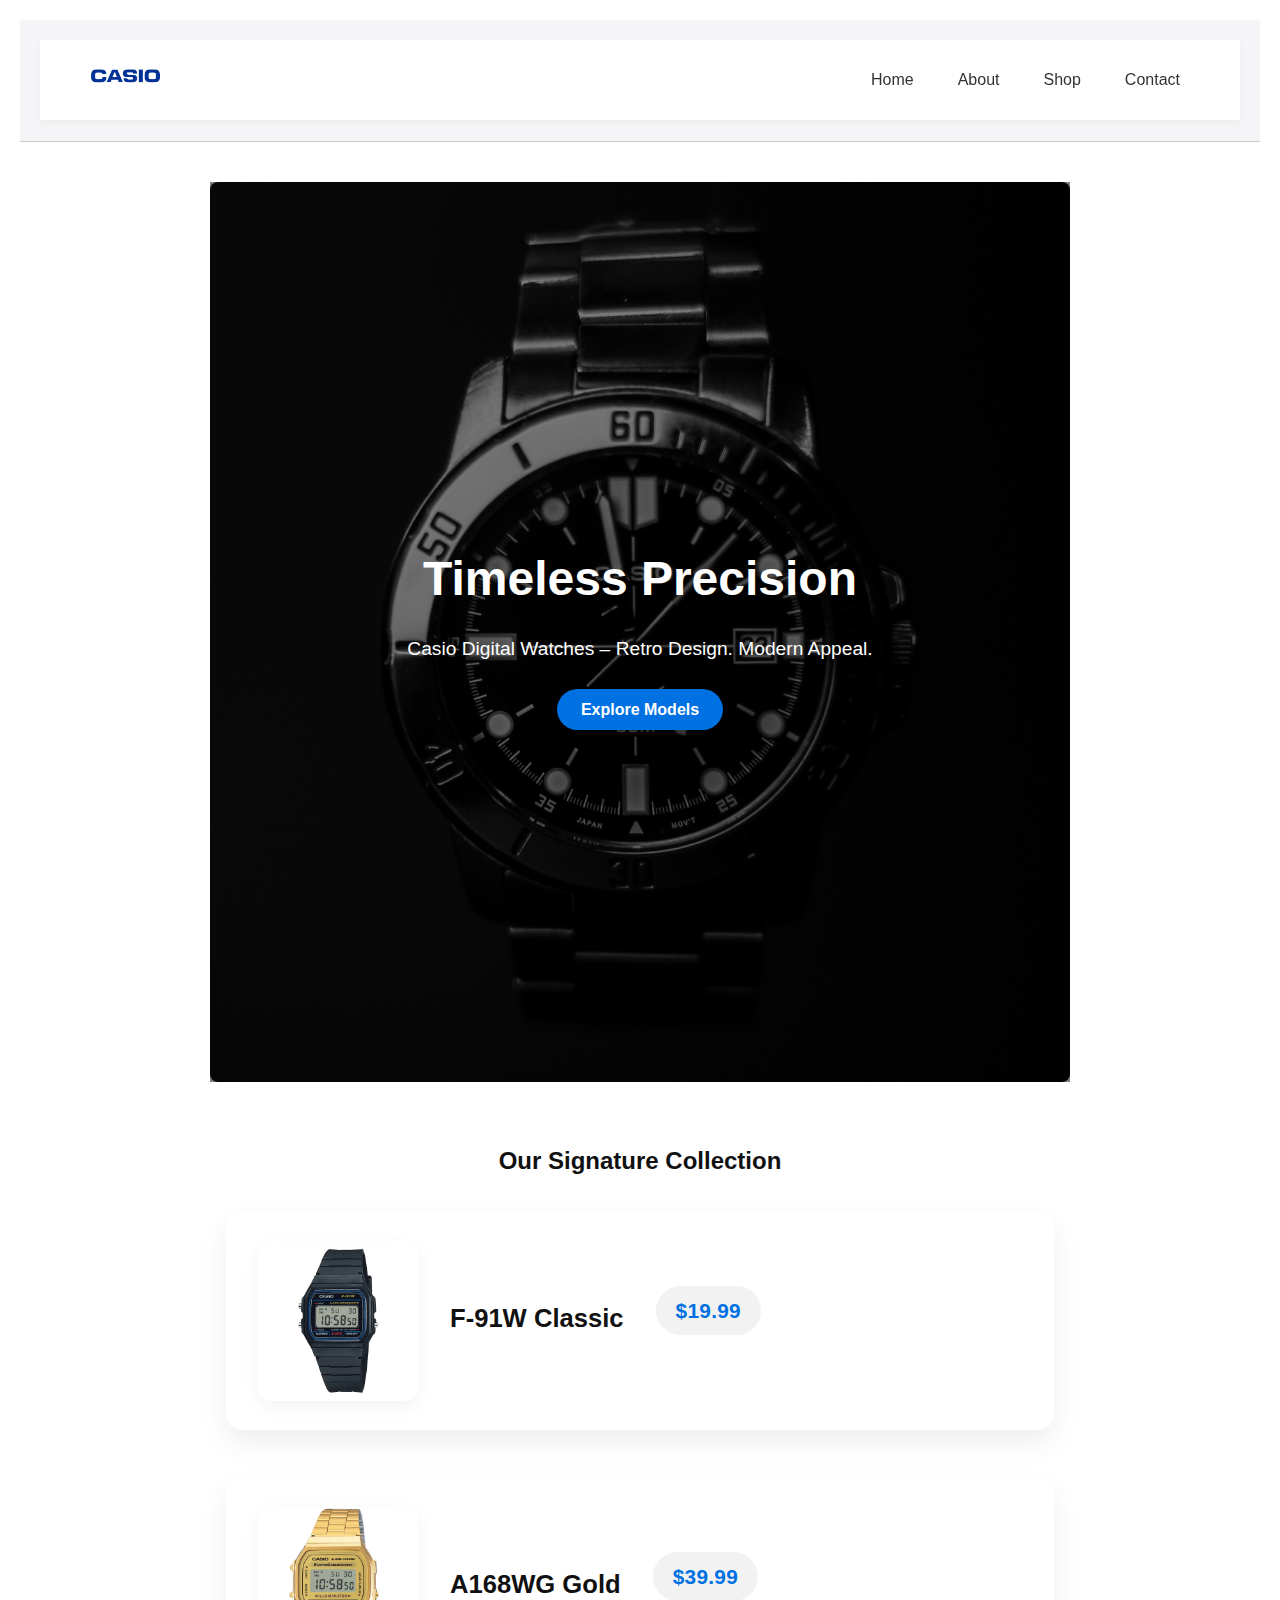
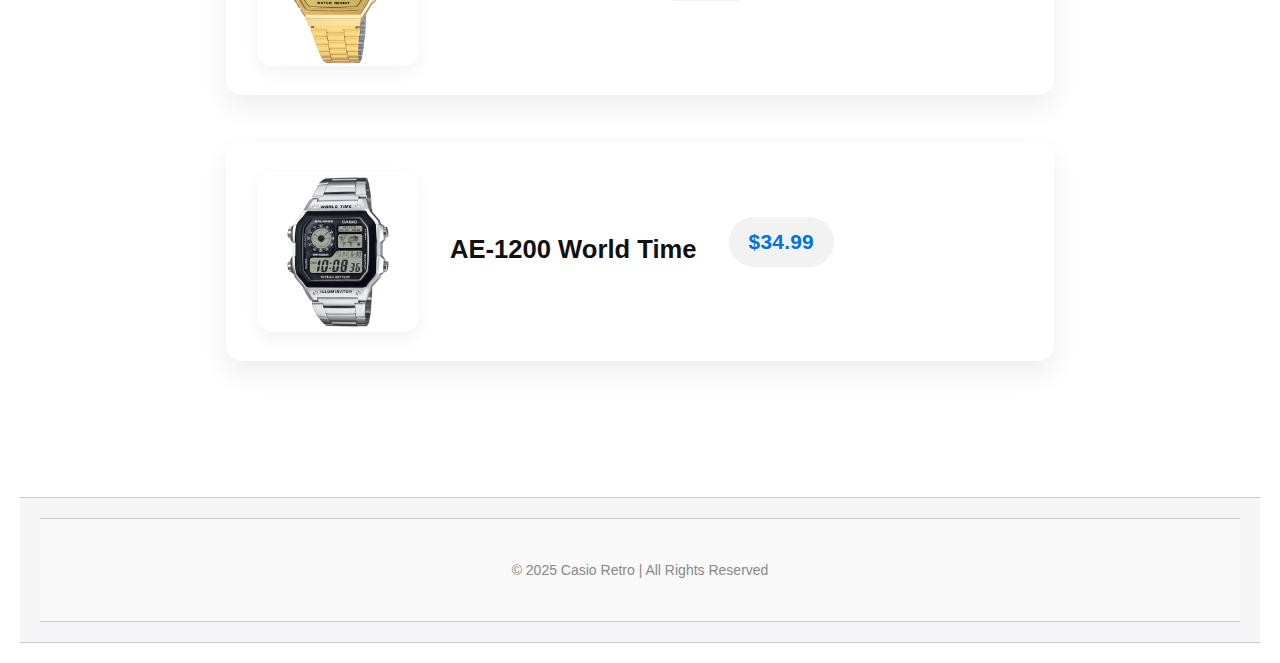
<file: index.html>
<!-- index.html -->
<!DOCTYPE html>
<html lang="en">
<head>
    <meta charset="UTF-8">
    <meta name="viewport" content="width=device-width, initial-scale=1">
    <meta name="description" content="Casio">
    <meta name="robots" content="noindex, nofollow">
    <title>Casio Digital Watches</title>
    <link rel="stylesheet" href="css/style.css">
    <script src="js/header-footer.js" defer></script>
</head>
<body>
<header id="site-header"></header>

<main>
    <!-- I use hero for the first stuff which is the poster with text-->
    <section class="hero">
        <img src="./images/poster1.jpg" alt="Casio Watch Poster" class="hero-poster" />
        <div class="hero-content">
            <h1>Timeless Precision</h1>
            <p>Casio Digital Watches – Retro Design. Modern Appeal.</p>
            <a href="shop.html" class="btn">Explore Models</a>
        </div>
    </section>

    <!-- I use class to easy to in CSS-->
    <section class="featured-products">
        <h2>Our Signature Collection</h2>
        <div class="product-grid">

            <a href="product1.html" class="product-card">
                <img src="./images/f91w.jpg" alt="Casio F-91W" />
                <h3>F-91W Classic</h3>
                <p class="price">$19.99</p>
            </a>

            <a href="product2.html" class="product-card">
                <img src="./images/a168wg.jpg" alt="Casio A168WG" />
                <h3>A168WG Gold</h3>
                <p class="price">$39.99</p>
            </a>

            <a href="product3.html" class="product-card">
                <img src="./images/ae1200.jpg" alt="Casio AE-1200" />
                <h3>AE-1200 World Time</h3>
                <p class="price">$34.99</p>
            </a>
        </div>
    </section>

</main>
<!-- i use id in footer for do it in JS-->
<footer id="site-footer"></footer>
</body>
</html>
</file>
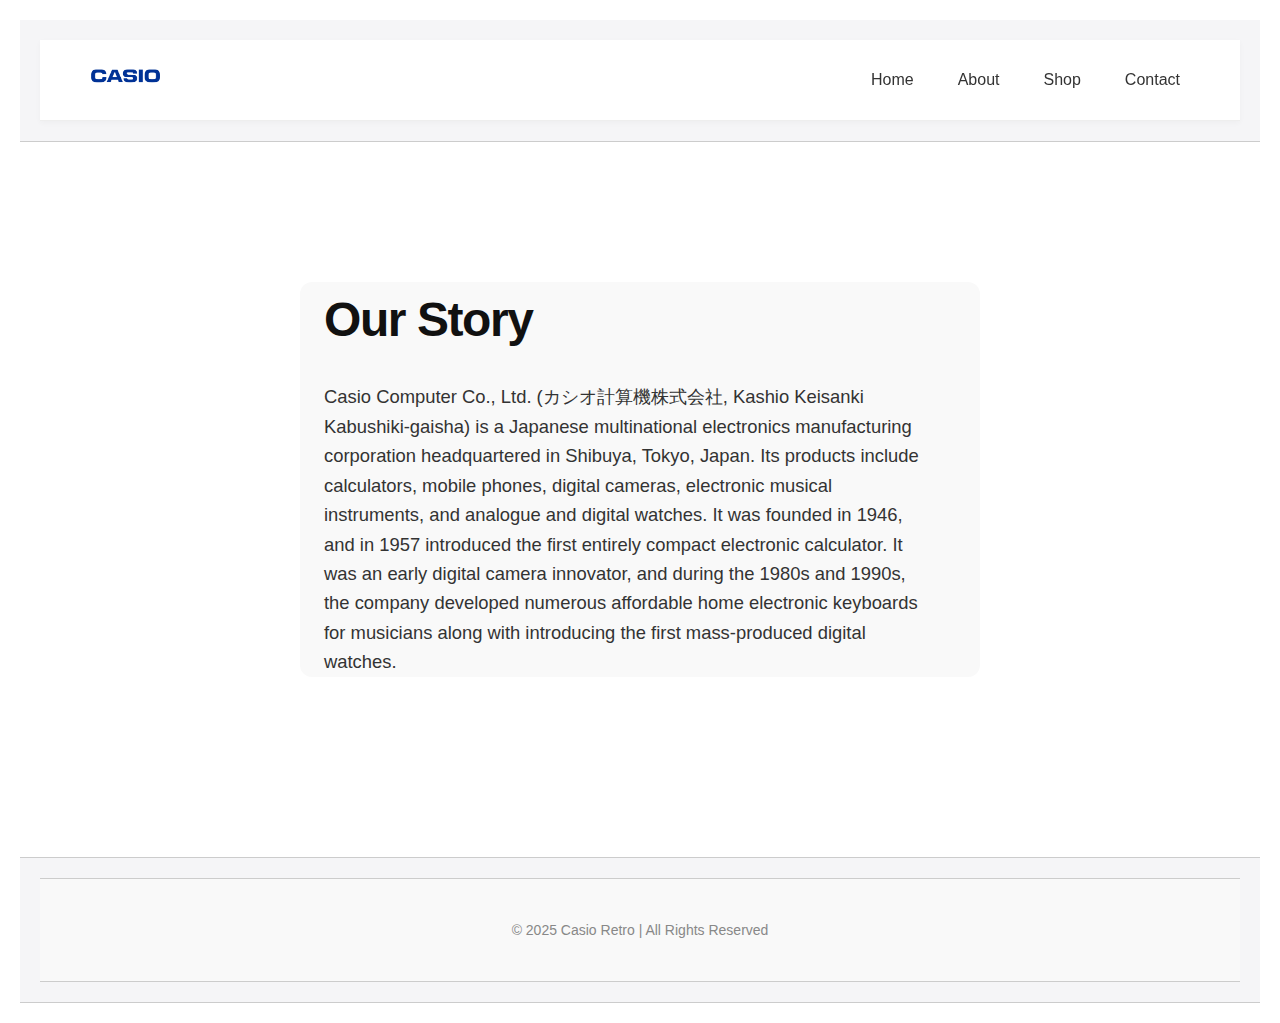
<file: about.html>
<!DOCTYPE html>
<html lang="en">
<head>
    <meta charset="UTF-8">
    <meta name="viewport" content="width=device-width, initial-scale=1">
    <meta name="description" content="About Casio and its history.">
    <meta name="robots" content="noindex, nofollow">
    <title>About Casio</title>
    <link rel="stylesheet" href="css/style.css">
    <script src="js/header-footer.js" defer></script>
</head>
<body>

<!-- Global Header -->
<header id="site-header"></header>

<!-- Main Content -->
<main>
    <section class="about-content" aria-label="About Casio">
        <h1>Our Story</h1>
        <!-- i copy the text from Wikipidia-->
        <p>
            Casio Computer Co., Ltd. (カシオ計算機株式会社, Kashio Keisanki Kabushiki-gaisha) is a Japanese multinational electronics manufacturing corporation headquartered in Shibuya, Tokyo, Japan. Its products include calculators, mobile phones, digital cameras, electronic musical instruments, and analogue and digital watches. It was founded in 1946, and in 1957 introduced the first entirely compact electronic calculator. It was an early digital camera innovator, and during the 1980s and 1990s, the company developed numerous affordable home electronic keyboards for musicians along with introducing the first mass-produced digital watches.
        </p>
    </section>
</main>

<!-- Global Footer -->
<footer id="site-footer"></footer>

</body>
</html>
</file>
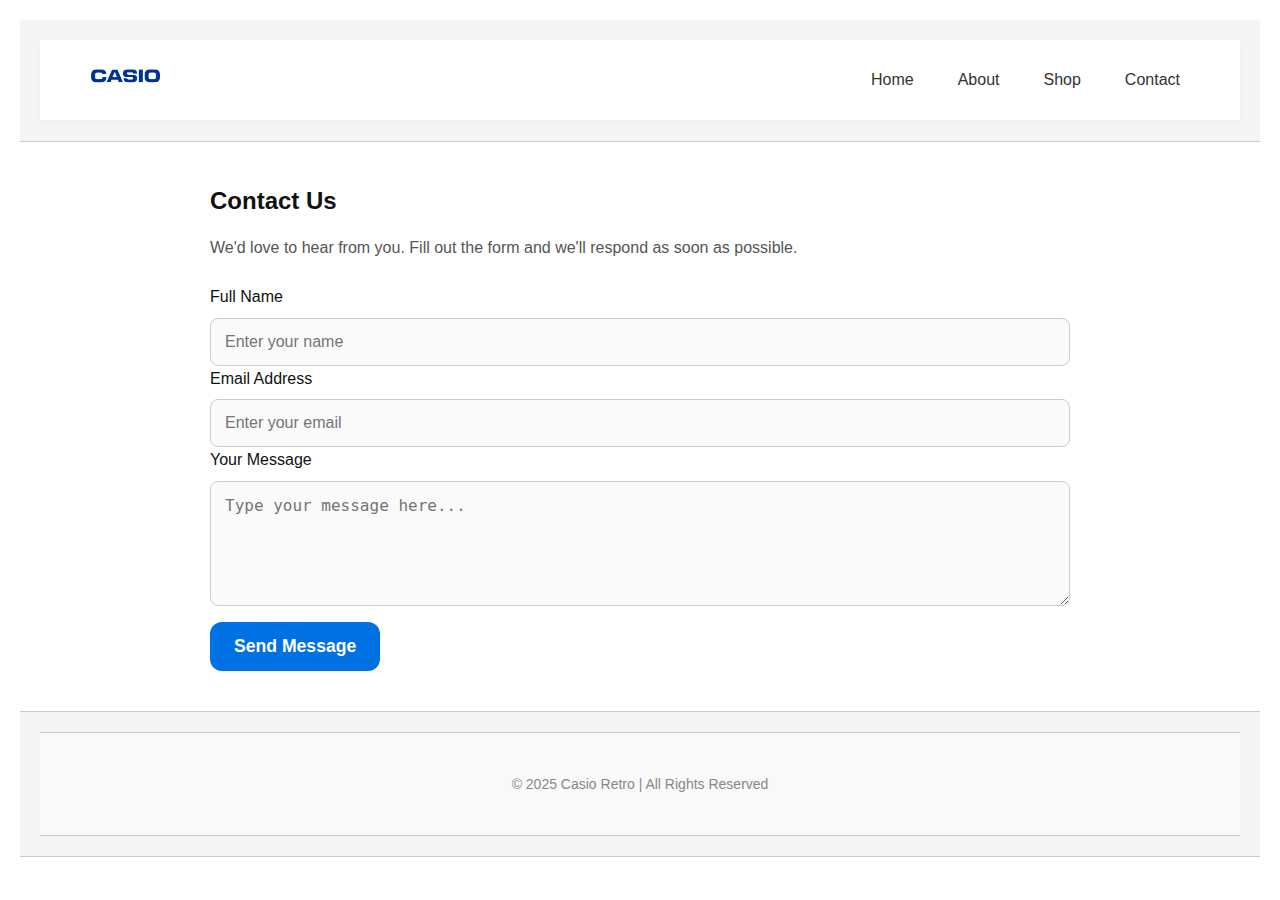
<file: contact.html>
<!DOCTYPE html>
<html lang="en">
<head>
    <meta charset="UTF-8">
    <meta name="viewport" content="width=device-width, initial-scale=1.0">
    <meta name="description" content="Contact Casio Digital Watches">
    <meta name="robots" content="noindex, nofollow">
    <title>Contact Casio</title>
    <link rel="stylesheet" href="css/style.css">
    <script src="js/header-footer.js" defer></script>
</head>
<body>
<header id="site-header"></header>

<main>
    <section class="contact" aria-label="Contact form">
        <h2>Contact Us</h2>
        <p class="contact-intro">
            We'd love to hear from you. Fill out the form and we'll respond as soon as possible.
        </p>
        <!-- i use form group for easy to design it in css as it all the same style-->
        <form aria-label="Contact form">
            <div class="form-group">
                <label for="name">Full Name</label>
                <input
                        type="text" id="name" name="name" required autocomplete="name" placeholder="Enter your name">
            </div>

            <div class="form-group">
                <label for="email">Email Address</label>
                <input
                        type="email" id="email" name="email" required autocomplete="email"  placeholder="Enter your email">
            </div>

            <div class="form-group">
                <label for="message">Your Message</label>
                <textarea
                        id="message" name="message" rows="5" required placeholder="Type your message here..."></textarea>
            </div>

            <button type="submit">Send Message</button>
        </form>
    </section>
</main>

<footer id="site-footer"></footer>
</body>
</html>
</file>
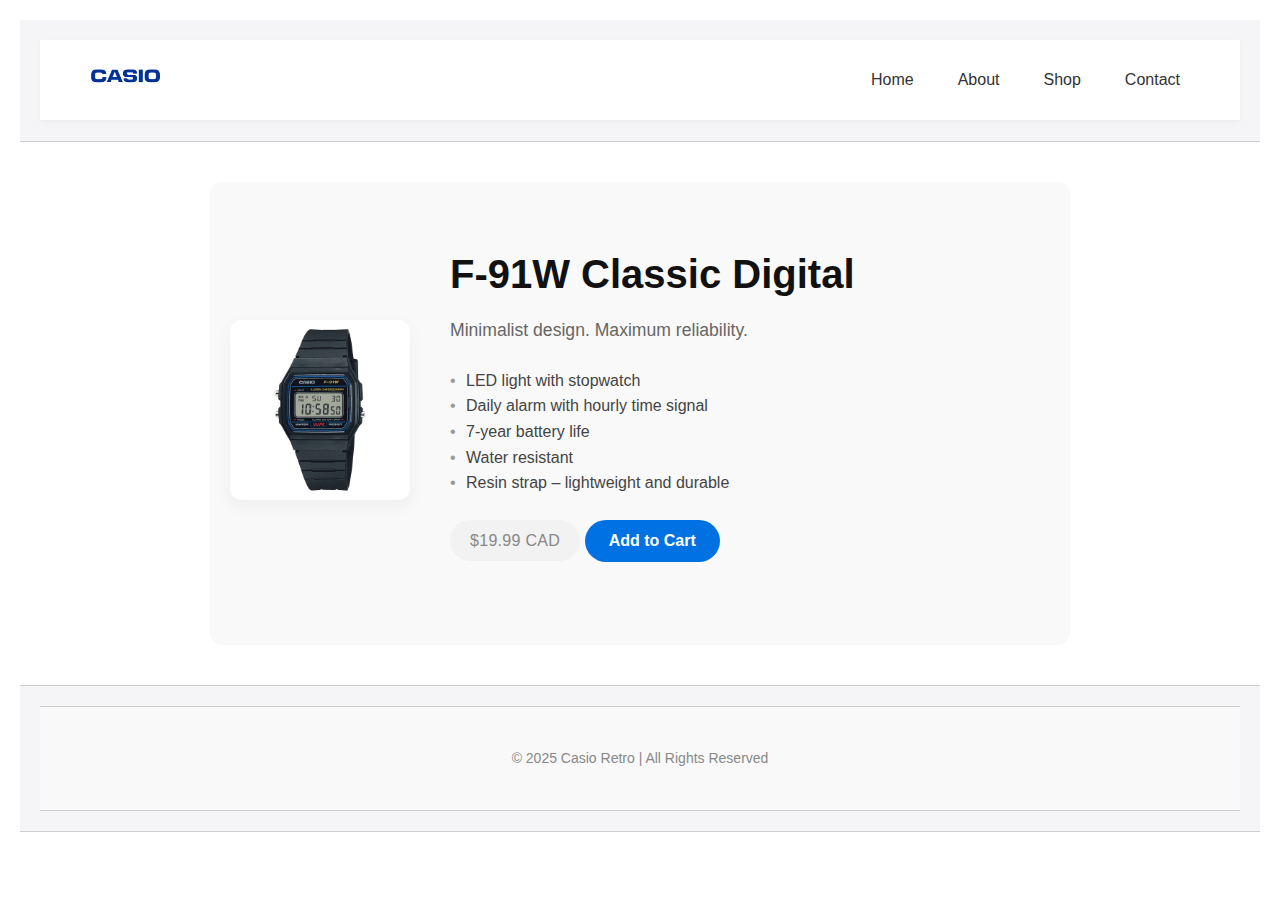
<file: product1.html>
<!DOCTYPE html>
<html lang="en">
<head>
    <meta charset="UTF-8">
    <meta name="viewport" content="width=device-width, initial-scale=1.0">
    <meta name="description" content="Casio F-91W Digital Watch">
    <meta name="robots" content="noindex, nofollow">
    <title>Casio F-91W</title>
    <link rel="stylesheet" href="css/style.css">
    <script src="js/header-footer.js" defer></script>
</head>
<body>

<header id="site-header"></header>

<main>
    <section class="product-detail">
        <div class="product-image">
            <img src="images/f91w.jpg" alt="Casio F-91W">
        </div>

        <div class="product-info">
            <h1>F-91W Classic Digital</h1>
            <p class="tagline">Minimalist design. Maximum reliability.</p>

            <ul class="features">
                <li>LED light with stopwatch</li>
                <li>Daily alarm with hourly time signal</li>
                <li>7-year battery life</li>
                <li>Water resistant</li>
                <li>Resin strap – lightweight and durable</li>
            </ul>

            <p class="price">$19.99 CAD</p>

            <button class="btn">Add to Cart</button>
        </div>
    </section>
</main>

<footer id="site-footer"></footer>

</body>
</html>
</file>
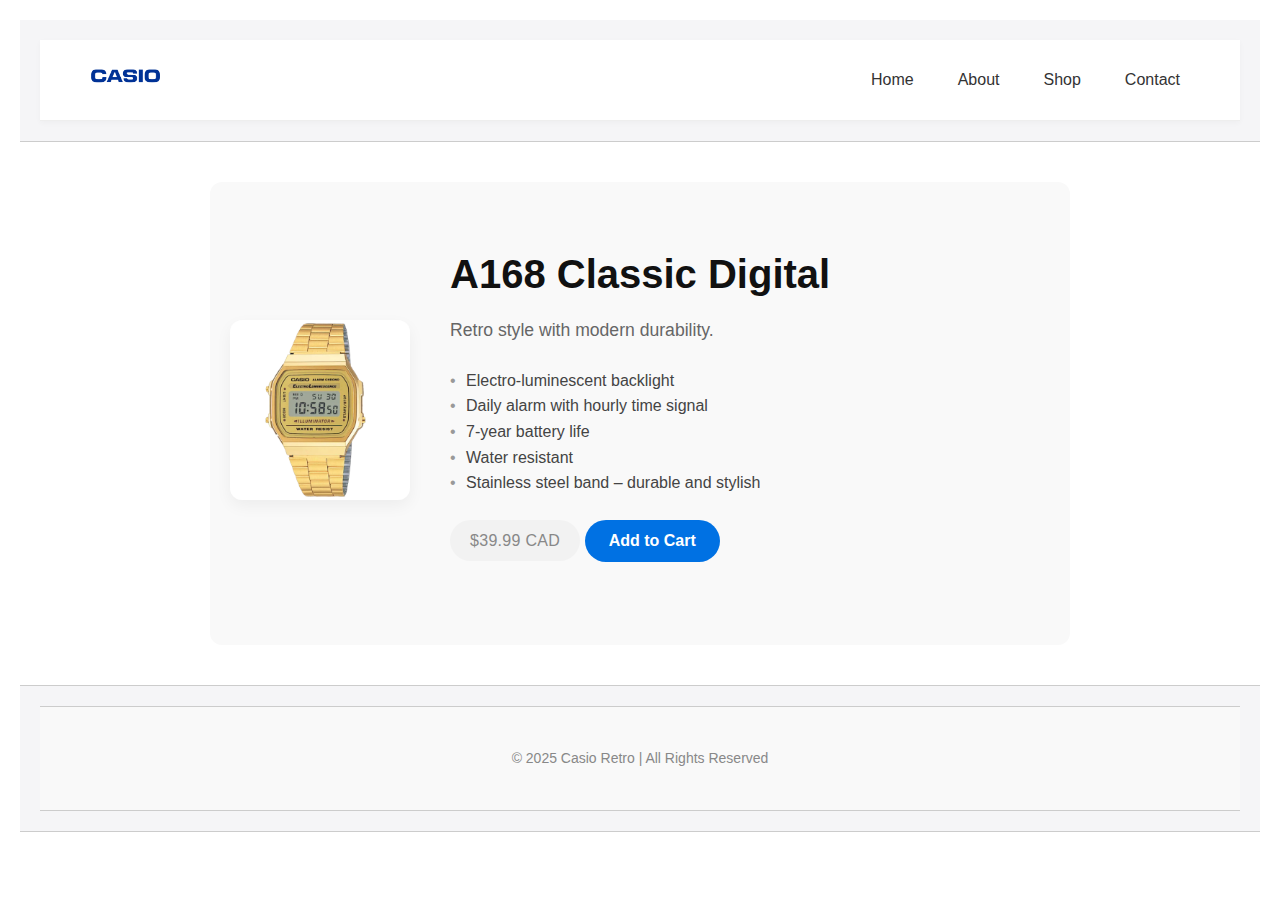
<file: product2.html>
<!DOCTYPE html>
<html lang="en">
<head>
    <meta charset="UTF-8">
    <meta name="viewport" content="width=device-width, initial-scale=1.0">
    <meta name="description" content="Casio A168 Classic Digital Watch">
    <meta name="robots" content="noindex, nofollow">
    <title>Casio A168</title>
    <link rel="stylesheet" href="css/style.css">
    <script src="js/header-footer.js" defer></script>
</head>
<body>

<header id="site-header"></header>

<main>
    <section class="product-detail">
        <div class="product-image">
            <img src="images/a168wg.jpg" alt="Casio A168">
        </div>

        <div class="product-info">
            <h1>A168 Classic Digital</h1>
            <p class="tagline">Retro style with modern durability.</p>

            <ul class="features">
                <li>Electro-luminescent backlight</li>
                <li>Daily alarm with hourly time signal</li>
                <li>7-year battery life</li>
                <li>Water resistant</li>
                <li>Stainless steel band – durable and stylish</li>
            </ul>

            <p class="price">$39.99 CAD</p>

            <button class="btn">Add to Cart</button>
        </div>
    </section>
</main>

<footer id="site-footer"></footer>

</body>
</html>
</file>
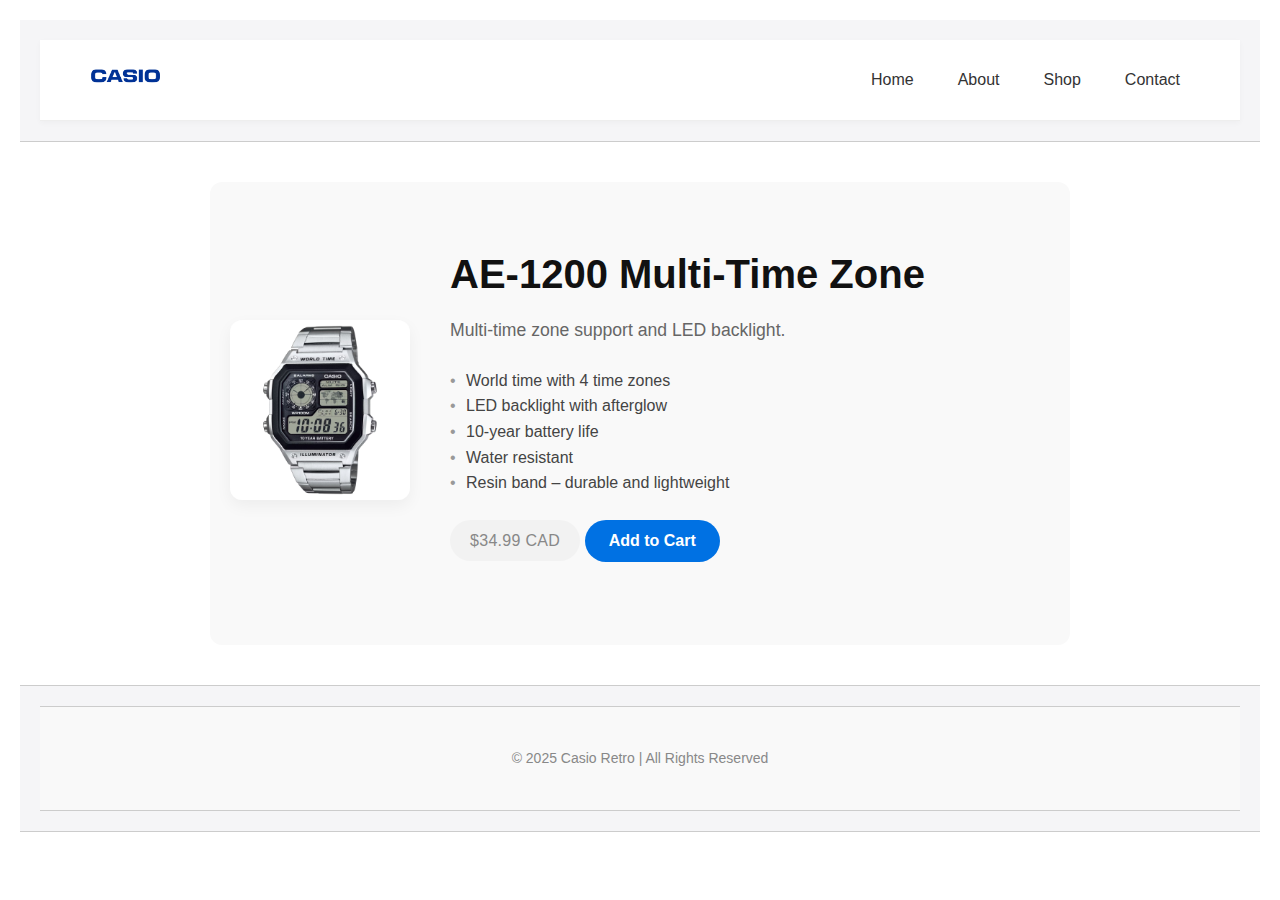
<file: product3.html>
<!DOCTYPE html>
<html lang="en">
<head>
    <meta charset="UTF-8">
    <meta name="viewport" content="width=device-width, initial-scale=1.0">
    <meta name="description" content="Casio AE-1200 Digital Watch">
    <meta name="robots" content="noindex, nofollow">
    <title>Casio AE-1200</title>
    <link rel="stylesheet" href="css/style.css">
    <script src="js/header-footer.js" defer></script>
</head>
<body>

<header id="site-header"></header>

<main>
    <section class="product-detail">
        <div class="product-image">
            <img src="images/ae1200.jpg" alt="Casio AE-1200">
        </div>

        <div class="product-info">
            <h1>AE-1200 Multi-Time Zone</h1>
            <p class="tagline">Multi-time zone support and LED backlight.</p>

            <ul class="features">
                <li>World time with 4 time zones</li>
                <li>LED backlight with afterglow</li>
                <li>10-year battery life</li>
                <li>Water resistant</li>
                <li>Resin band – durable and lightweight</li>
            </ul>

            <p class="price">$34.99 CAD</p>

            <button class="btn">Add to Cart</button>
        </div>
    </section>
</main>

<footer id="site-footer"></footer>

</body>
</html>
</file>
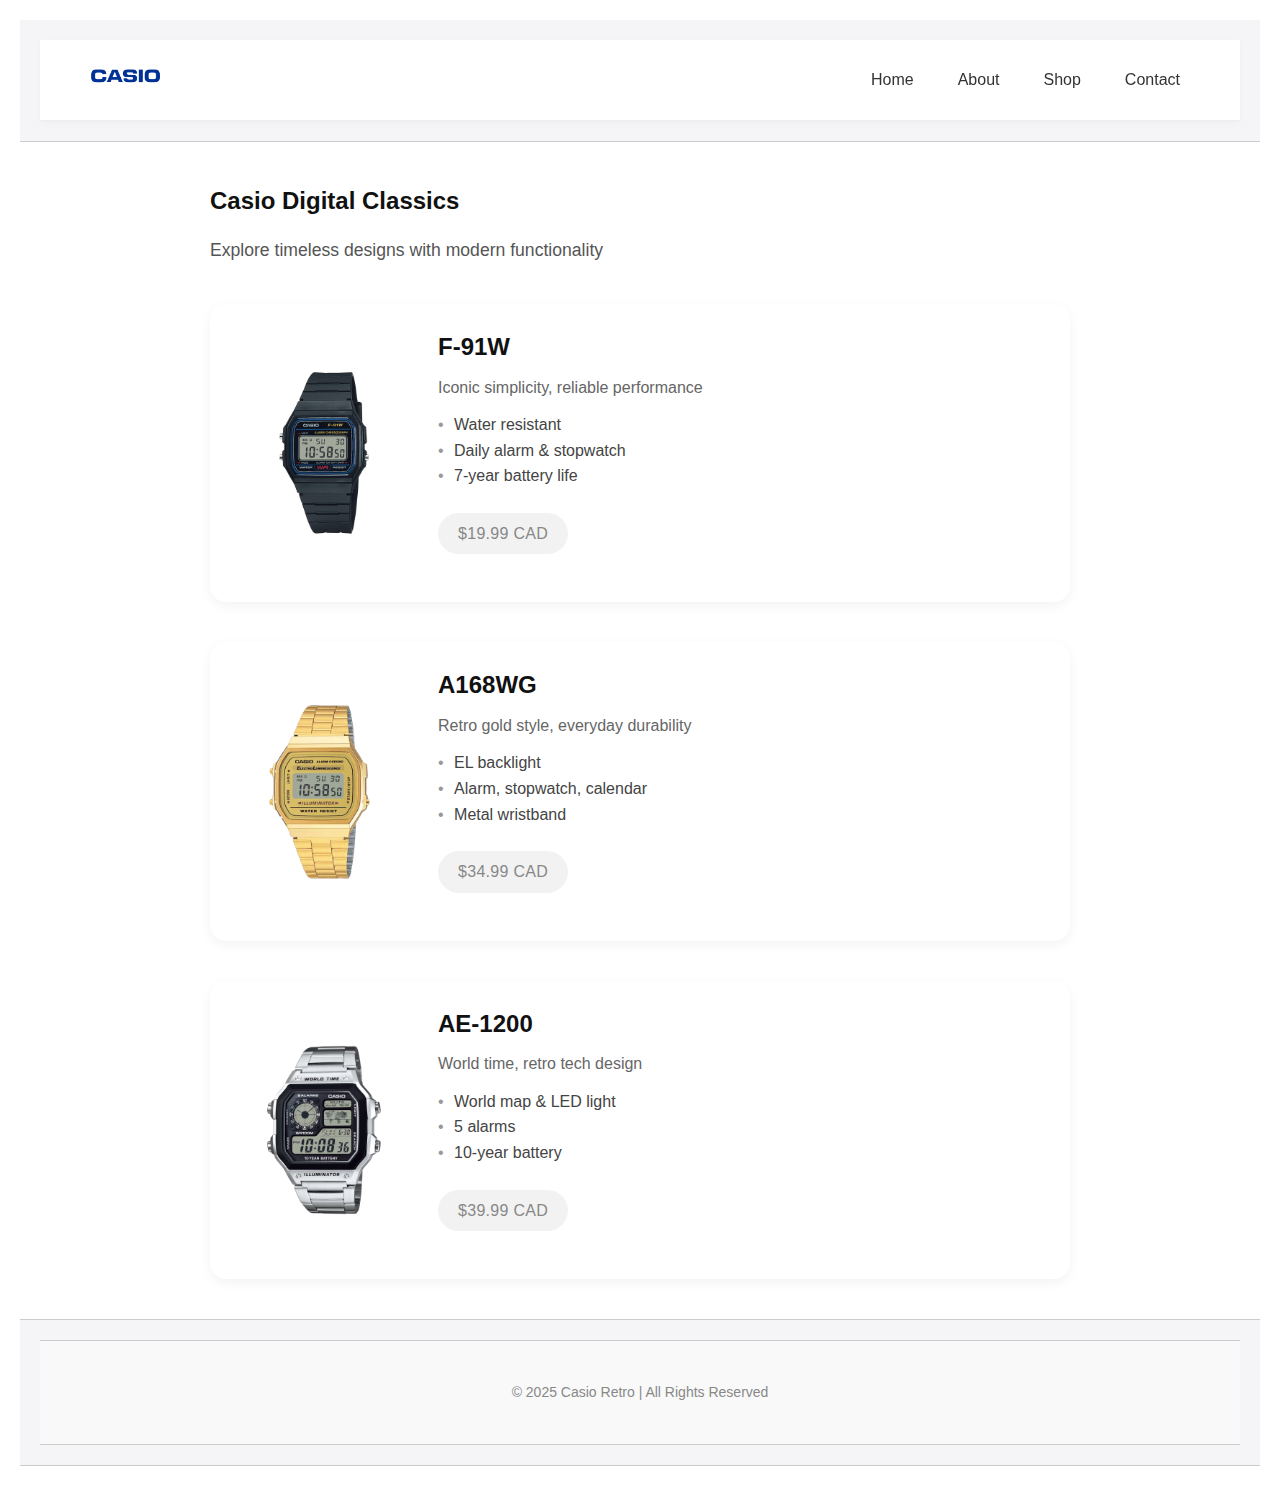
<file: shop.html>
<!DOCTYPE html>
<html lang="en">
<head>
    <meta charset="UTF-8">
    <meta name="viewport" content="width=device-width, initial-scale=1.0">
    <meta name="description" content="Shop">
    <meta name="robots" content="noindex, nofollow">
    <title>Shop Casio</title>
    <link rel="stylesheet" href="css/style.css">
    <script src="js/header-footer.js" defer></script>
</head>
<body>
<header id="site-header"></header>
<!-- MAIN-->
<main>
    <section class="shop">
        <h2>Casio Digital Classics</h2>
        <p class="shop-subheading">Explore timeless designs with modern functionality</p>

        <div class="shop-grid landscape">
            <!-- Product 1 -->
            <a href="product1.html" class="shop-card horizontal">
                <img src="./images/f91w.jpg" alt="Casio F-91W" class="product-image" />
                <div class="shop-info">
                    <h3>F-91W</h3>
                    <p class="tagline">Iconic simplicity, reliable performance</p>
                    <ul class="features">
                        <li>Water resistant</li>
                        <li>Daily alarm & stopwatch</li>
                        <li>7-year battery life</li>
                    </ul>
                    <p class="price">$19.99 CAD</p>
                </div>
            </a>

            <!-- Product 2 -->
            <a href="product2.html" class="shop-card horizontal">
                <img src="./images/a168wg.jpg" alt="Casio A168WG" class="product-image" />
                <div class="shop-info">
                    <h3>A168WG</h3>
                    <p class="tagline">Retro gold style, everyday durability</p>
                    <ul class="features">
                        <li>EL backlight</li>
                        <li>Alarm, stopwatch, calendar</li>
                        <li>Metal wristband</li>
                    </ul>
                    <p class="price">$34.99 CAD</p>
                </div>
            </a>

            <!-- Product 3 -->
            <a href="product3.html" class="shop-card horizontal">
                <img src="./images/ae1200.jpg" alt="Casio AE-1200" class="product-image" />
                <div class="shop-info">
                    <h3>AE-1200</h3>
                    <p class="tagline">World time, retro tech design</p>
                    <ul class="features">
                        <li>World map & LED light</li>
                        <li>5 alarms</li>
                        <li>10-year battery</li>
                    </ul>
                    <p class="price">$39.99 CAD</p>
                </div>
            </a>
        </div>
    </section>
</main>
<footer id="site-footer"></footer>
</body>
</html>
</file>
<file: css/style.css>
/* ========== BASE RESET & GLOBAL ========== */
* {
    margin: 0;
    padding: 0;
    box-sizing: border-box;
}

body {
    font-family: -apple-system, BlinkMacSystemFont, 'Segoe UI', Roboto, Helvetica, Arial, sans-serif;
    background-color: #ffffff;
    color: #111;
    line-height: 1.6;
    font-size: 16px;
    padding: 20px;
}

a {
    text-decoration: none;
    color: #0071e3;
}

h1, h2, h3 {
    margin-bottom: 1rem;
    font-weight: 600;
}

img {
    max-width: 100%;
    height: auto;
    border-radius: 8px;
}

main {
    max-width: 900px;
    margin: 0 auto;
    padding: 40px 20px;
}

/* ========== HEADER & FOOTER ========== */
header, footer {
    padding: 20px;
    text-align: center;
    background-color: #f5f5f7;
    border-bottom: 1px solid #ccc;
}

footer {
    border-top: 1px solid #ccc;
    font-size: 14px;
    color: #666;
}

/* --- Navigation --- */
.navbar {
    background-color: #ffffff;
    padding: 16px 30px;
    border-bottom: 1px solid #eee;
    position: sticky;
    top: 0;
    z-index: 1000;
    box-shadow: 0 2px 6px rgba(0, 0, 0, 0.03);
    transition: all 0.3s ease-in-out;
}

.navbar-container {
    display: flex;
    justify-content: space-between;
    align-items: center;
    max-width: 1100px;
    margin: 0 auto;
}

.nav-menu {
    display: flex;
    list-style: none;
    gap: 24px;
}

.nav-menu li a {
    font-weight: 500;
    color: #333;
    text-decoration: none;
    padding: 5px 10px;
    transition: color 0.2s ease-in-out;
}

.nav-menu li a:hover {
    color: #0071e3;
}

.logo img {
    height: 40px;
}

/* --- Footer --- */
.footer {
    background: #f9f9f9;
    padding: 40px 20px;
    text-align: center;
    font-size: 14px;
    color: #888;
}

/* ========== HOME PAGE ========== */
.hero {
    position: relative;
    height: 100vh;
    overflow: hidden;
    display: flex;
    align-items: center;
    justify-content: center;
    text-align: center;
    color: white;
    padding: 0 2rem;
}

.hero-poster {
    position: absolute;
    top: 0;
    left: 0;
    width: 100%;
    height: 100%;
    object-fit: cover;
    z-index: -2;
}

.hero::after {
    content: '';
    position: absolute;
    inset: 0;
    background: rgba(0,0,0,0.5);
    z-index: -1;
}

.hero-content {
    position: relative;
    z-index: 1;
    max-width: 700px;
}

.hero-content h1 {
    font-size: 3rem;
    margin-bottom: 1rem;
    font-weight: 600;
}

.hero-content p {
    font-size: 1.2rem;
    margin-bottom: 2rem;
}
/* Container for products: stacked with spacing */
.product-grid {
    display: flex;
    flex-direction: column;
    gap: 3rem;
    max-width: 900px;
    margin: 2rem auto 6rem;
    padding: 0 1rem;
}

/* Each product card styling */
.product-card {
    display: flex;
    align-items: center;
    gap: 2rem;
    padding: 1.8rem 2rem;
    background: #fff;
    border-radius: 16px;
    box-shadow: 0 12px 28px rgba(0,0,0,0.07);
    transition: box-shadow 0.3s ease, transform 0.3s ease;
    text-decoration: none;
    color: #111;
}

/* Hover effect for product cards */
.product-card:hover {
    box-shadow: 0 18px 48px rgba(0,0,0,0.12);
    transform: translateY(-5px);
}

/* Product image */
.product-card img {
    width: 160px;
    height: auto;
    border-radius: 14px;
    flex-shrink: 0;
    box-shadow: 0 6px 18px rgba(0,0,0,0.05);
}

/* Text content inside product card */
.product-card h3 {
    font-size: 1.6rem;
    font-weight: 700;
    margin-bottom: 0.3rem;
    color: #111;
}

.product-card .price {
    font-size: 1.3rem;
    font-weight: 600;
    color: #0071e3;
}

/* Responsive: stack on small screens */
@media (max-width: 720px) {
    .product-grid {
        gap: 2rem;
        padding: 0 1rem;
    }

    .product-card {
        flex-direction: column;
        text-align: center;
        padding: 1.5rem;
    }

    .product-card img {
        width: 100%;
        max-width: 280px;
        margin-bottom: 1rem;
        box-shadow: 0 8px 22px rgba(0,0,0,0.08);
    }
}


.btn {
    padding: 0.75rem 1.5rem;
    background: white;
    color: black;
    border-radius: 9999px;
    text-decoration: none;
    font-weight: 500;
    transition: background-color 0.3s ease;
}

.btn:hover {
    background-color: #ddd;
}

/* ========== SHOP PAGE (store.html) ========== */
.shop-subheading {
    margin-top: 10px;
    font-size: 1.1rem;
    color: #555;
    margin-bottom: 40px;
}

.shop-grid.landscape {
    display: flex;
    flex-direction: column;
    gap: 40px;
}

.shop-card.horizontal {
    display: flex;
    gap: 24px;
    align-items: center;
    background: #ffffff;
    padding: 24px;
    border-radius: 16px;
    box-shadow: 0 4px 12px rgba(0, 0, 0, 0.05);
    transition: transform 0.3s ease, box-shadow 0.3s ease;
}

.shop-card.horizontal:hover {
    transform: translateY(-4px);
    box-shadow: 0 6px 18px rgba(0, 0, 0, 0.08);
}

.product-image {
    width: 180px;
    border-radius: 12px;
}

.shop-info {
    flex: 1;
}

.shop-info h3 {
    font-size: 1.5rem;
    margin-bottom: 0.5rem;
    color: #111;
}

.tagline {
    font-size: 1rem;
    color: #666;
    margin-bottom: 12px;
}

.features {
    list-style: none;
    padding: 0;
    font-size: 0.95rem;
    color: #444;
    line-height: 1.6;
    margin-bottom: 10px;
}

.features li::before {
    content: "• ";
    color: #999;
    margin-right: 6px;
}

.price {
    font-weight: 600;
    font-size: 1.1rem;
    color: #111;
}


/* Optional price styling */
.price {
    font-size: 1rem;
    color: #888;
    margin-top: 8px;
    font-weight: 500;
}


/* ========== PRODUCT PAGES (product1,2,3) ========== */
.featured-products {
    margin-top: 60px;
    text-align: center;
}

.product-detail {
    display: flex;
    flex-wrap: wrap;
    align-items: center;
    gap: 40px;
    background: #f9f9f9;
    padding: 60px 20px;
    border-radius: 12px;
}

.product-image img {
    width: 100%;
    max-width: 400px;
    border-radius: 12px;
    box-shadow: 0 6px 16px rgba(0,0,0,0.05);
}

.product-info {
    flex: 1;
    max-width: 480px;
}

.product-info h1 {
    font-size: 2.5rem;
    font-weight: 700;
    margin-bottom: 10px;
    color: #111;
}

.product-info .tagline {
    font-size: 1.1rem;
    color: #666;
    margin-bottom: 24px;
}

.features {
    list-style: none;
    padding: 0;
    font-size: 1rem;
    color: #444;
    margin-bottom: 20px;
    line-height: 1.6;
}

.features li::before {
    content: "• ";
    margin-right: 6px;
    color: #999;
}

.price {
    font-size: 1.5rem;
    font-weight: 600;
    background: #f2f2f2;
    padding: 8px 20px;
    border-radius: 999px;
    display: inline-block;
    margin-bottom: 24px;
}

.btn {
    padding: 12px 24px;
    background: #0071e3;
    color: #fff;
    border: none;
    border-radius: 9999px;
    font-size: 1rem;
    font-weight: 600;
    cursor: pointer;
    transition: background-color 0.3s ease;
}

.btn:hover {
    background: #005bb5;
}

@media (max-width: 720px) {
    .product-detail {
        flex-direction: column;
    }

    .product-info h1 {
        font-size: 2rem;
    }
}


.price {
    font-size: 1rem;
    font-weight: 400;
    color: #888;
    margin-top: 4px;
    letter-spacing: 0.3px;
}

button {
    background: #0071e3;
    color: #fff;
    padding: 10px 20px;
    border: none;
    border-radius: 20px;
    cursor: pointer;
    transition: background 0.3s ease;
}

button:hover {
    background: #005bb5;
}

/* ========== CONTACT PAGE ========== */
.contact-intro {
    font-size: 1rem;
    color: #555;
    margin-bottom: 24px;
    line-height: 1.5;
}

.form-group {
    display: flex;
    flex-direction: column;
    gap: 8px;
}

input[type="text"],
input[type="email"],
textarea {
    font-size: 1rem;
    padding: 14px;
    border: 1px solid #ccc;
    border-radius: 8px;
    background: #fafafa;
    color: #111;
    transition: border-color 0.3s ease;
}

input:focus,
textarea:focus {
    outline: none;
    border-color: #0071e3;
    box-shadow: 0 0 0 3px rgba(0, 113, 227, 0.3);
    background-color: #fff;
}

button[type="submit"] {
    margin-top: 16px;
    background: #0071e3;
    color: white;
    border: none;
    padding: 14px 24px;
    border-radius: 12px;
    font-size: 1.1rem;
    font-weight: 600;
    cursor: pointer;
    transition: background 0.3s ease, box-shadow 0.3s ease;
}

button[type="submit"]:hover {
    background: #005bb5;
    box-shadow: 0 8px 16px rgba(0, 91, 181, 0.3);
}


/* ========== ABOUT PAGE ========== */
.about-content {
    max-width: 680px;
    margin: 100px auto 140px;
    padding: 0 24px;
    background: #f9f9f9;
    border-radius: 12px;
}

.about-content h1 {
    font-weight: 700;
    font-size: 3rem;
    color: #111;
    margin-bottom: 24px;
    letter-spacing: -0.03em;
}

.about-content p {
    font-weight: 400;
    font-size: 1.15rem;
    line-height: 1.6;
    color: #333;
    max-width: 600px;
}

/* ========== RESPONSIVE BREAKPOINTS ========== */
@media (min-width:480px)and(max-width: 780px) {
    .logo img{
        
    }

    nav ul {
        flex-direction: column;
        gap: 10px;
    }

    .hero {
        padding: 40px 10px;
    }

    .grid {
        grid-template-columns: 1fr;
    }
}
</file>
